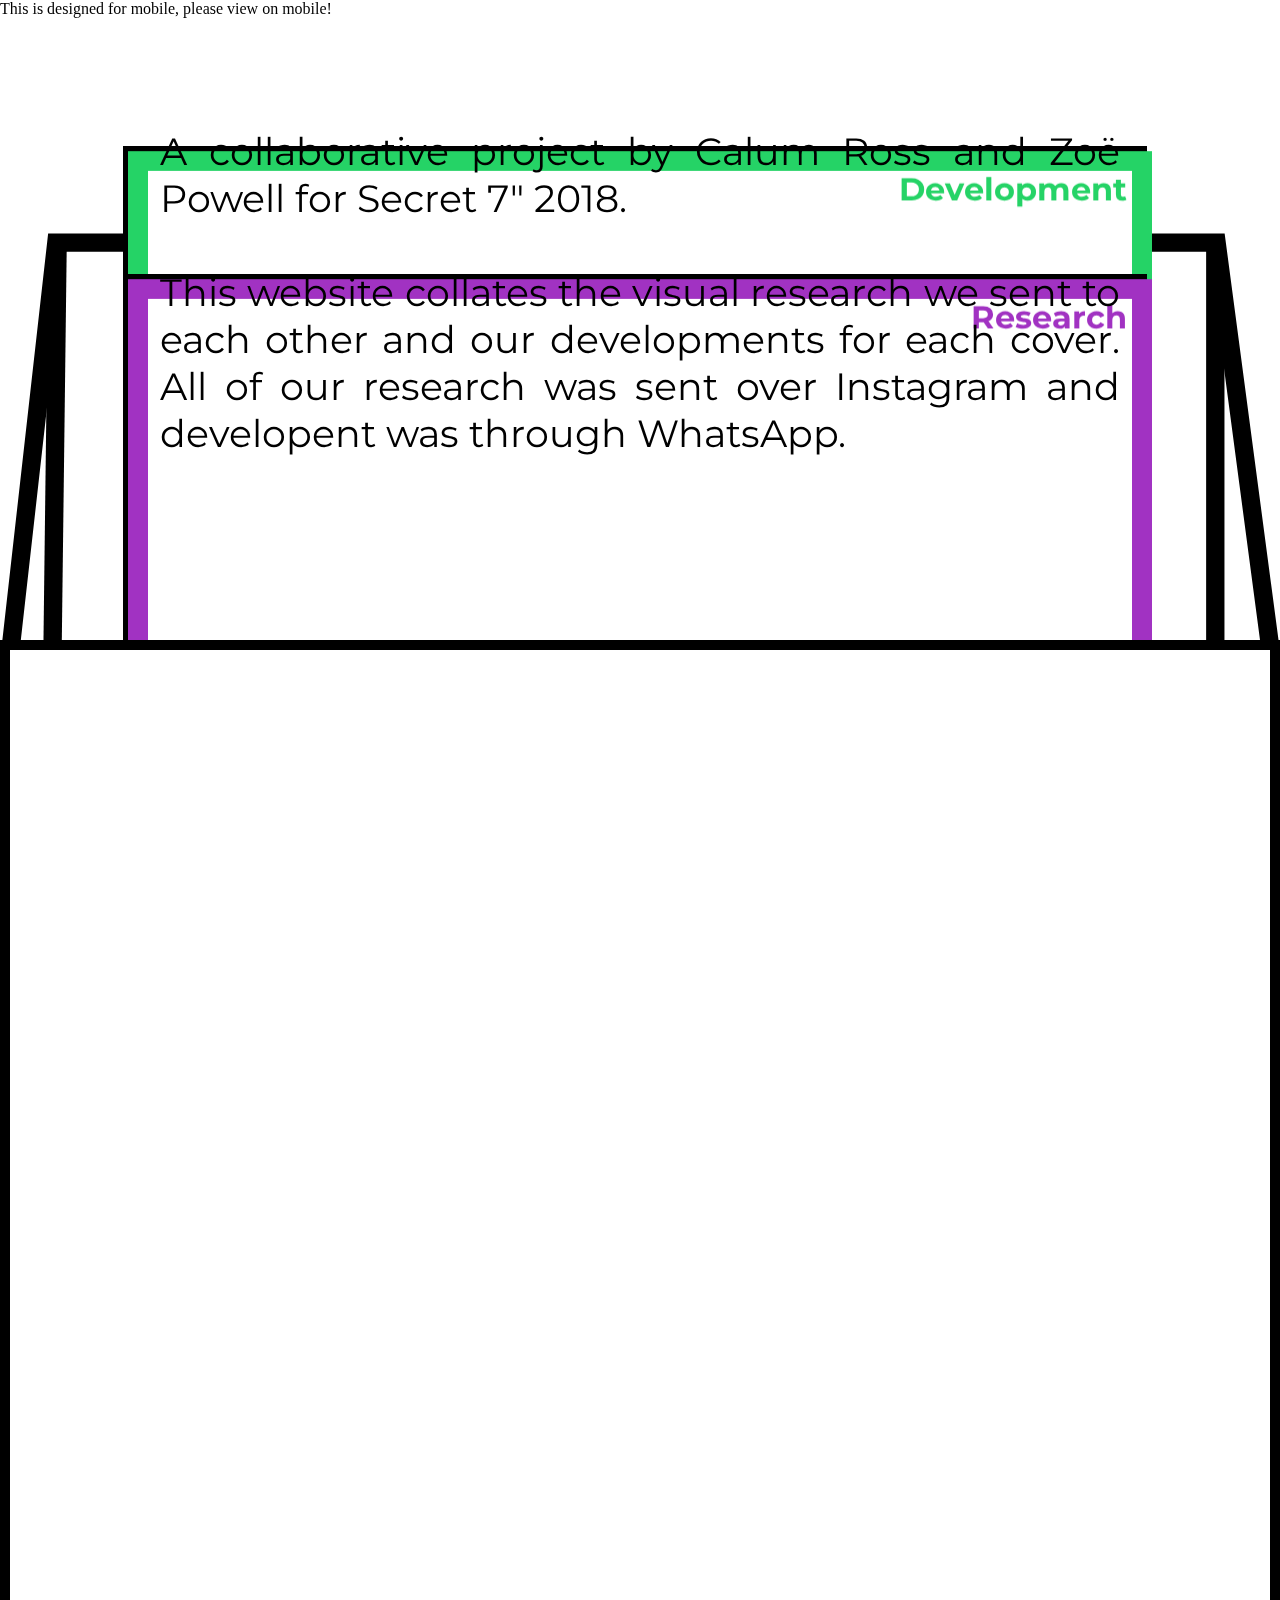
<file: index.html>
<!DOCTYPE html>
<html>
  <head>
    <meta charset="utf-8">
    <title>Calum and Zoë's Secret 7"</title>
    <link rel="stylesheet" href="style.css">
    <meta name="viewport" content="width=device-width, initial-scale=1, maximum-scale=1">
    <link href="https://fonts.googleapis.com/css?family=Montserrat" rel="stylesheet">
  </head>
  <body>

<div class="world perspective">
  <div class="recordbox"></div>
  <div class="info">
  A collaborative project by Calum Ross and Zoë Powell for Secret 7" 2018.<br><br>
  This website collates the visual research we sent to each other and our developments
  for each cover. All of our research was sent over Instagram and developent was through WhatsApp.
  </div>

  <div class="warningmob">
    This is designed for mobile, please view on mobile!
  </div>
  
  <a href="research.html"><div class="sleeve1">
      <div class="research">
        Research
      </div>
  </div>
  </a>
  <a href="development.html"><div class="sleeve2">
    <div class="development">
      Development
    </div>
  </div>
  </a>

</div>

<img class="boxback" src="boxbackblack.svg" alt="1">


  </body>
</html>
</file>
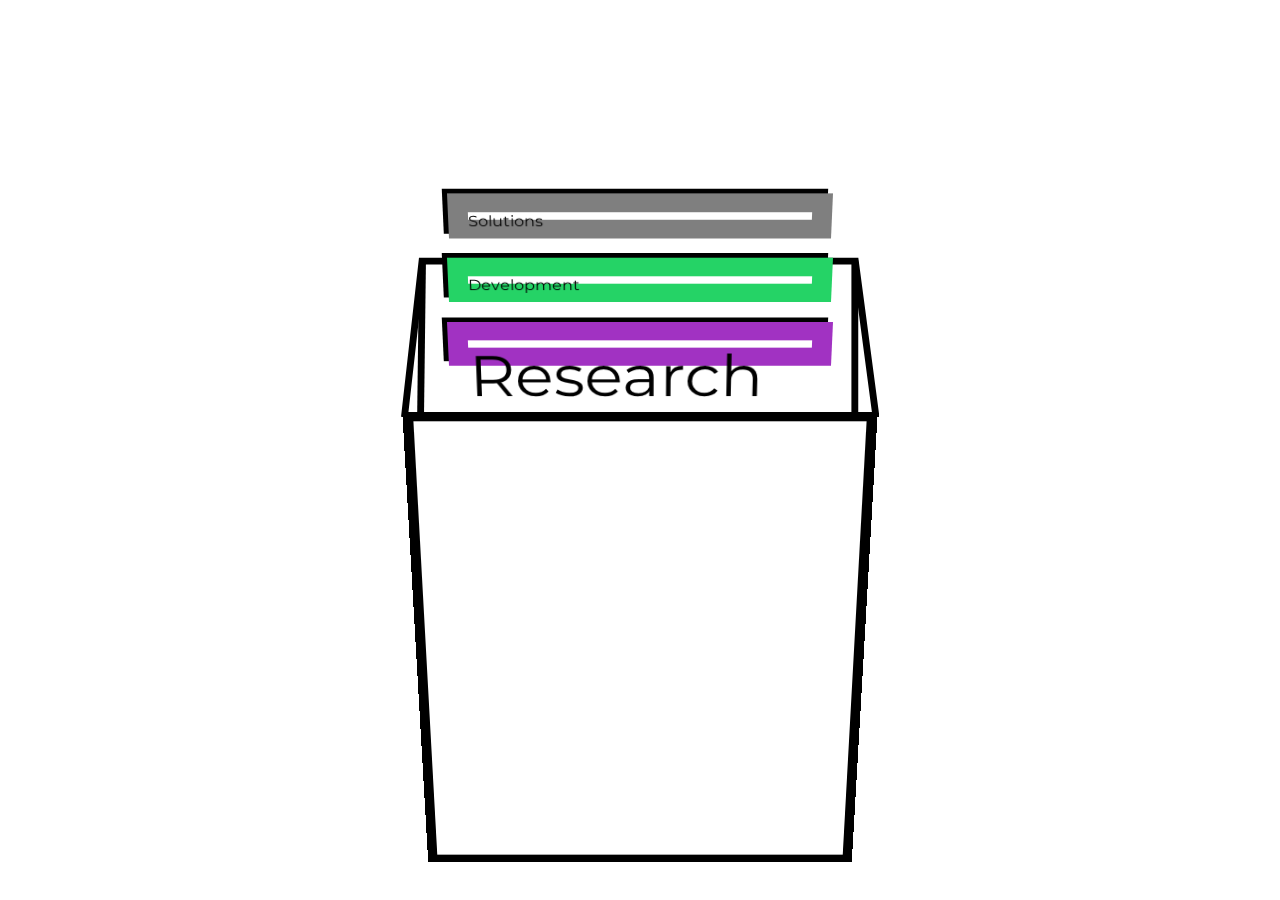
<file: V1/index.html>
<!DOCTYPE html>
<html>
  <head>
    <meta charset="utf-8">
    <title>Rowell 7"</title>
    <link rel="stylesheet" href="style.css">
    <meta name="viewport" content="width=device-width, initial-scale=1, maximum-scale=1">
    <link href="https://fonts.googleapis.com/css?family=Montserrat" rel="stylesheet">
  </head>
  <body>

<div class="world perspective">
  <div class="recordbox"></div>
  <a href="#"></a><div class="sleeve1">
      <div class="research">
        Research
      </div>
  </div>
  <div class="sleeve2">
    <div class="development">
      <!-- <span class="longtitle">Development</span> -->
      Development
    </div>
  </div>

  <div class="sleeve3">
    <div class="solutions">
    Solutions
    </div>
  </div>

</div>

<img class="boxback" src="boxbackblack.svg" alt="1">


  </body>
</html>
</file>
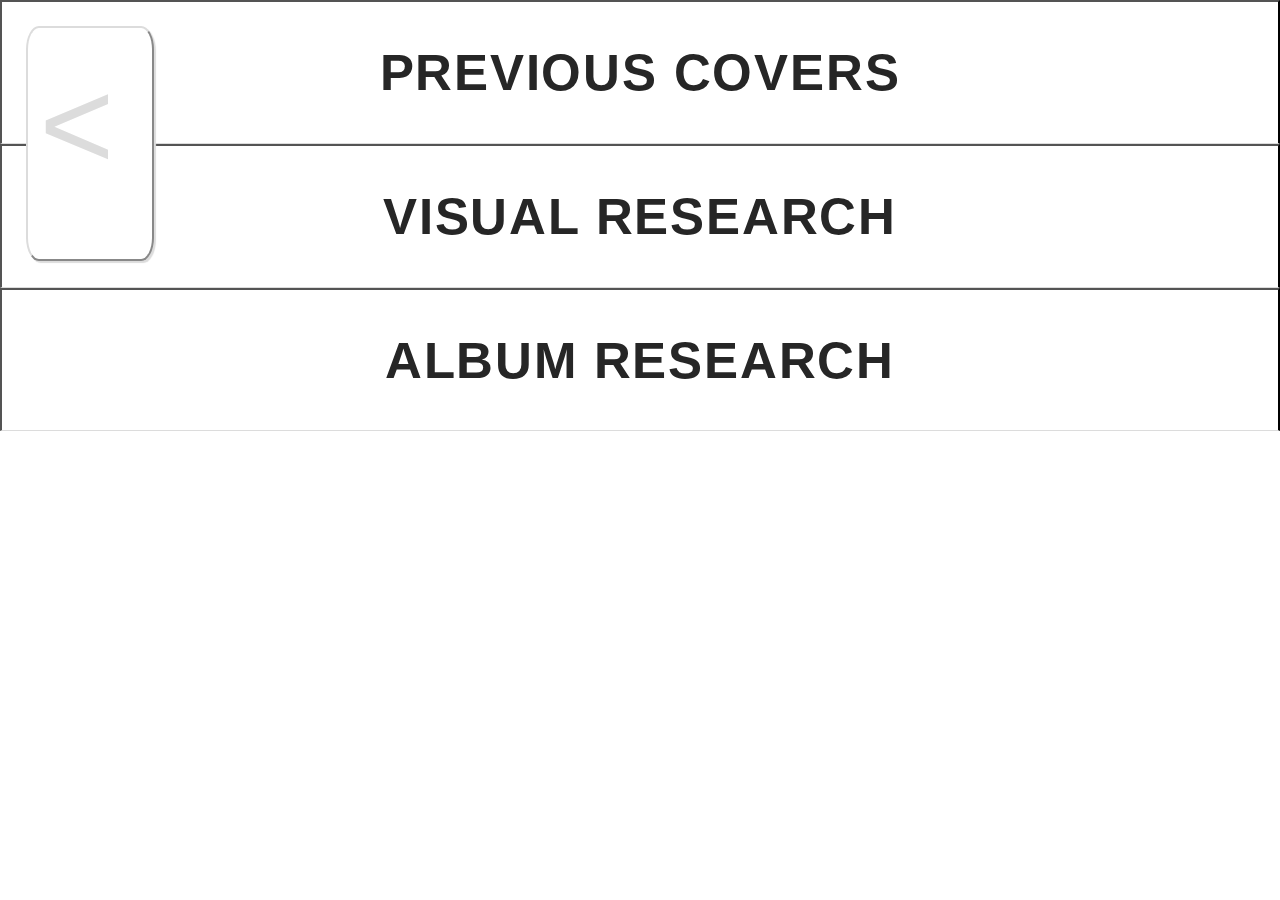
<file: research.html>
<!DOCTYPE html>
<html>
  <head>
    <meta charset="utf-8">
    <title>IG Research</title>
    <link rel="stylesheet" href="resstyle.css">
    <link rel="stylesheet" href="https://www.w3schools.com/w3css/4/w3.css">
    <link href="https://fonts.googleapis.com/css?family=Arimo" rel="stylesheet">
  </head>
  <body>

    <button onclick="goBack()"class="backbutton"><</button>

<script>
function goBack() {
    window.history.back();
}
</script>

<div class="previous">

  <button onclick="myFunction('Demo3')" class="previousheader">PREVIOUS COVERS</button>
  <div id="Demo3" class="previous w3-hide">

  <img src="images/IG Previous Covers/FullSizeRender 42.jpg" alt="1" style="padding-top:14%;">
  <img src="images/IG Previous Covers/FullSizeRender 38.jpg" alt="2">
  <img src="images/IG Previous Covers/FullSizeRender 30.jpg" alt="3">
  <img src="images/IG Previous Covers/FullSizeRender 35.jpg" alt="4">
  <img src="images/IG Previous Covers/FullSizeRender 45.jpg" alt="5">
  <img src="images/IG Previous Covers/FullSizeRender 46.jpg" alt="6">
  <img src="images/IG Previous Covers/FullSizeRender 39.jpg" alt="7">
  <img src="images/IG Previous Covers/FullSizeRender 26.jpg" alt="8">
  <img src="images/IG Previous Covers/FullSizeRender 43.jpg" alt="9">
  <img src="images/IG Previous Covers/FullSizeRender 28.jpg" alt="10">
  <img src="images/IG Previous Covers/FullSizeRender 32.jpg" alt="11">
  <img src="images/IG Previous Covers/FullSizeRender 47.jpg" alt="1">
  <img src="images/IG Previous Covers/FullSizeRender 33.jpg" alt="13">
  <img src="images/IG Previous Covers/FullSizeRender 49.jpg" alt="14">
  <img src="images/IG Previous Covers/FullSizeRender 36.jpg" alt="15">
  <img src="images/IG Previous Covers/FullSizeRender 25.jpg" alt="16">
  <img src="images/IG Previous Covers/FullSizeRender 40.jpg" alt="17">
  <img src="images/IG Previous Covers/FullSizeRender 27.jpg" alt="18">
  <img src="images/IG Previous Covers/FullSizeRender 41.jpg" alt="19">
  <img src="images/IG Previous Covers/FullSizeRender 29.jpg" alt="20">
  <img src="images/IG Previous Covers/FullSizeRender 31.jpg" alt="21">
  <img src="images/IG Previous Covers/FullSizeRender 48.jpg" alt="22">
  <img src="images/IG Previous Covers/FullSizeRender 34.jpg" alt="23">
  <img src="images/IG Previous Covers/FullSizeRender 50.jpg" alt="24">
  <img src="images/IG Previous Covers/FullSizeRender 37.jpg" alt="25">
  <img src="images/IG Previous Covers/FullSizeRender 51.jpg" alt="26">
  <img src="images/IG Previous Covers/FullSizeRender 44.jpg" alt="27" style="padding-bottom:14%;">
  </div>

</div>

    <div class="visualres">

      <button onclick="myFunction('Demo1')" class="visualresheader">VISUAL RESEARCH</button>
      <div id="Demo1" class="visualres w3-hide">


      <img src="images/IG Visual Research/FullSizeRender 9.jpg" alt="1" style="padding-top:14%;">
      <img src="images/IG Visual Research/FullSizeRender 10.jpg" alt="2">
      <img src="images/IG Visual Research/FullSizeRender 18.jpg" alt="3">
      <img src="images/IG Visual Research/FullSizeRender 4.jpg" alt="4">
      <img src="images/IG Visual Research/FullSizeRender 15.jpg" alt="5">
      <img src="images/IG Visual Research/FullSizeRender 3.jpg" alt="6">
      <img src="images/IG Visual Research/FullSizeRender 22.jpg" alt="7">
      <img src="images/IG Visual Research/FullSizeRender 13.jpg" alt="8">
      <img src="images/IG Visual Research/FullSizeRender 14.jpg" alt="9">
      <img src="images/IG Visual Research/FullSizeRender 2.jpg" alt="10">
      <img src="images/IG Visual Research/FullSizeRender.jpg" alt="11">
      <img src="images/IG Visual Research/FullSizeRender 6.jpg" alt="1">
      <img src="images/IG Visual Research/FullSizeRender 19.jpg" alt="13">
      <img src="images/IG Visual Research/FullSizeRender 11.jpg" alt="14">
      <img src="images/IG Visual Research/FullSizeRender 16.jpg" alt="15">
      <img src="images/IG Visual Research/FullSizeRender 8.jpg" alt="16">
      <img src="images/IG Visual Research/FullSizeRender 20.jpg" alt="17">
      <img src="images/IG Visual Research/FullSizeRender 12.jpg" alt="18">
      <img src="images/IG Visual Research/FullSizeRender 21.jpg" alt="19">
      <img src="images/IG Visual Research/FullSizeRender 5.jpg" alt="20">
      <img src="images/IG Visual Research/FullSizeRender 17.jpg" alt="21">
      <img src="images/IG Visual Research/FullSizeRender 7.jpg" alt="22" style="padding-bottom:14%;">
    </div>

  </div>


    <div class="Albumres">

      <button onclick="myFunction('Demo2')" class="Albumresheader">ALBUM RESEARCH</button>
      <div id="Demo2" class="Albumres w3-hide">

      <img src="images/IG CD Cover Research/IMG_1680.PNG" alt="1" style="padding-top:14%;">
      <img src="images/IG CD Cover Research/IMG_1681.PNG" alt="2">
      <img src="images/IG CD Cover Research/IMG_1682.PNG" alt="3">
      <img src="images/IG CD Cover Research/IMG_1683.PNG" alt="4">
      <img src="images/IG CD Cover Research/IMG_1686.PNG" alt="5">
      <img src="images/IG CD Cover Research/IMG_1687.PNG" alt="6">
      <img src="images/IG CD Cover Research/IMG_1688.PNG" alt="7">
      <img src="images/IG CD Cover Research/IMG_1711.PNG" alt="8">
      <img src="images/IG CD Cover Research/IMG_1712.jpeg" alt="9">
      <img src="images/IG CD Cover Research/IMG_1713.PNG" alt="10">
      <img src="images/IG CD Cover Research/IMG_1714.PNG" alt="11">
      <img src="images/IG CD Cover Research/IMG_1715.PNG" alt="1">
      <img src="images/IG CD Cover Research/IMG_1716.PNG" alt="13">
      <img src="images/IG CD Cover Research/IMG_1717.PNG" alt="14">
      <img src="images/IG Vinyl Covers Research/IMG_1718.PNG" alt="15">
      <img src="images/IG Vinyl Covers Research/IMG_1719.PNG" alt="16">
      <img src="images/IG Vinyl Covers Research/IMG_1720.PNG" alt="17">
      <img src="images/IG Vinyl Covers Research/IMG_1721.PNG" alt="18">
      <img src="images/IG Vinyl Covers Research/IMG_1722.jpeg" alt="19">
      <img src="images/IG Vinyl Covers Research/IMG_1723.PNG" alt="20">
      <img src="images/IG Vinyl Covers Research/IMG_1724.PNG" alt="21">
      <img src="images/IG Vinyl Covers Research/IMG_1725.PNG" alt="22">
      <img src="images/IG Vinyl Covers Research/IMG_1726.PNG" alt="23">
      <img src="images/IG Vinyl Covers Research/IMG_1727.PNG" alt="24">
      <img src="images/IG Vinyl Covers Research/IMG_1728.PNG" alt="25" style="padding-bottom:14%;">
    </div>


    <script>
    function myFunction(id) {
        var x = document.getElementById(id);
        if (x.className.indexOf("w3-show") == -1) {
            x.className += " w3-show";
        } else {
            x.className = x.className.replace(" w3-show", "");
        }
    }
    </script>
  </body>
</html>
</file>
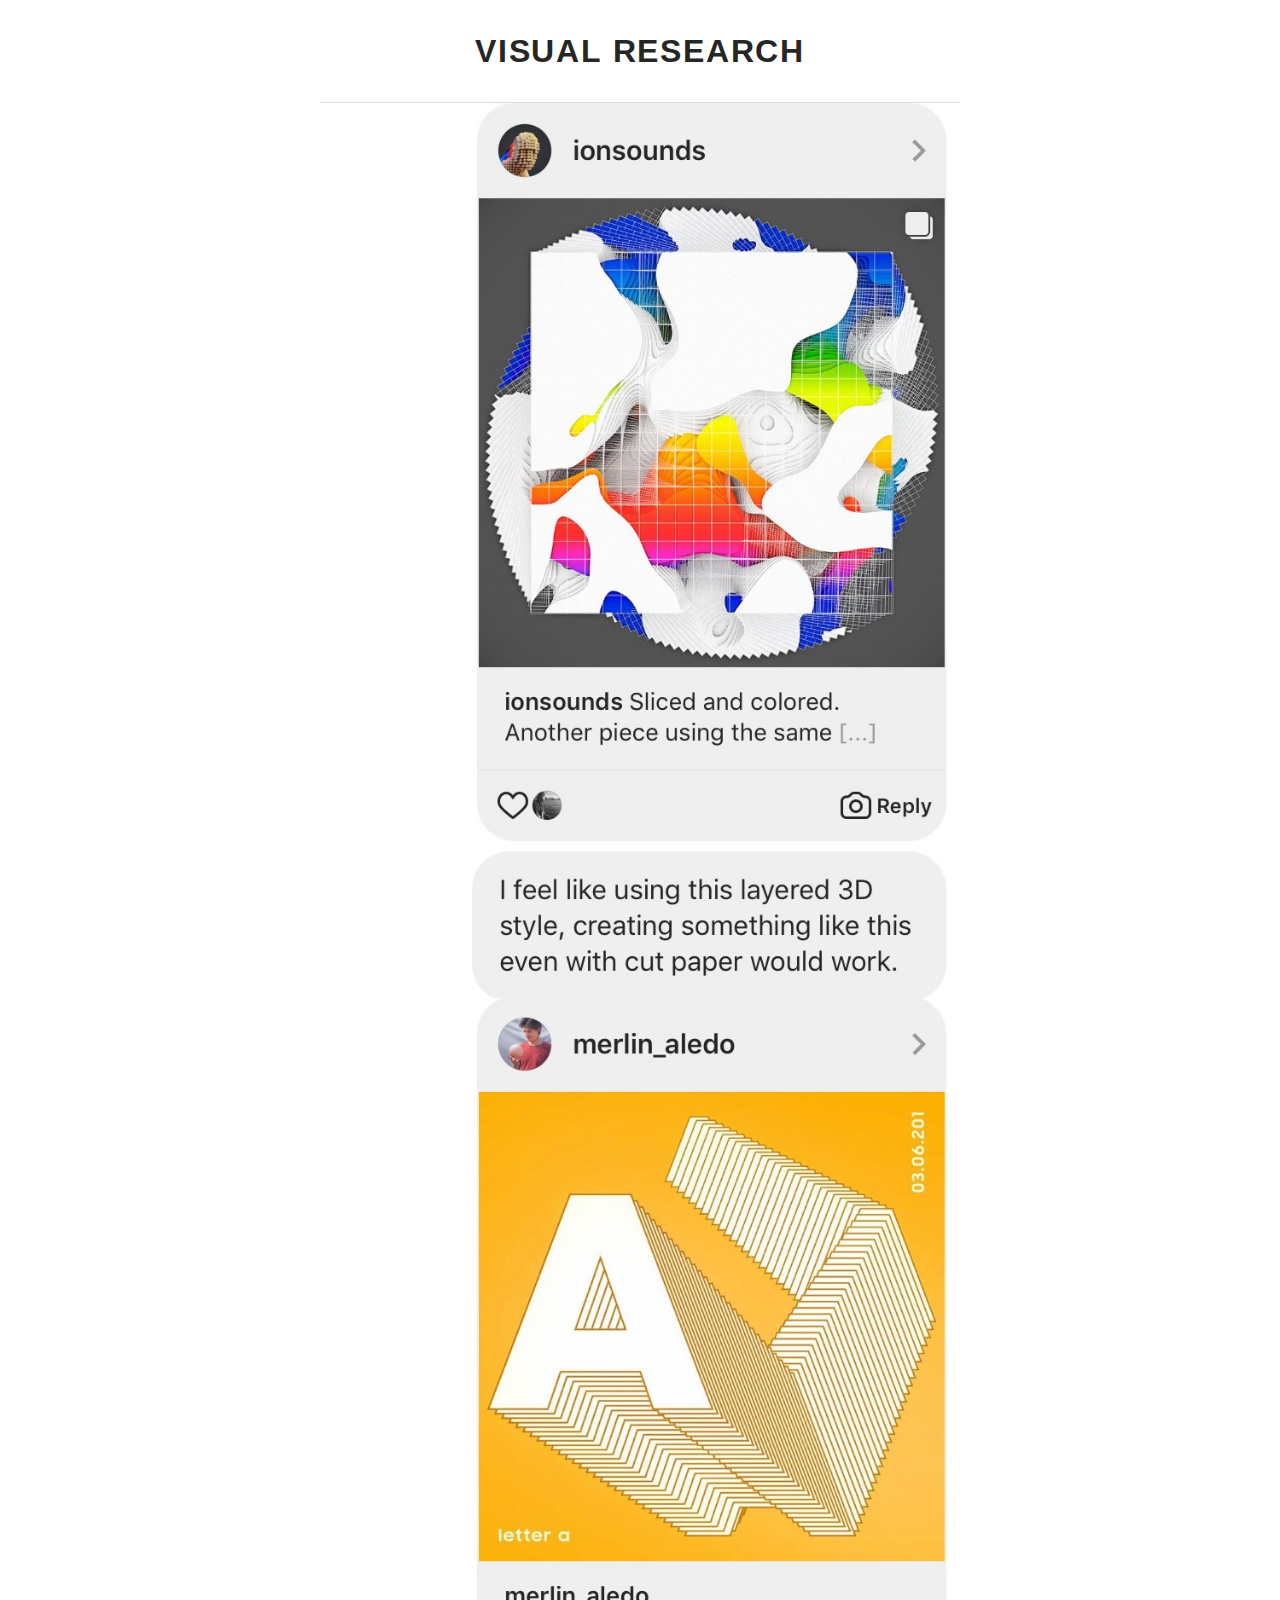
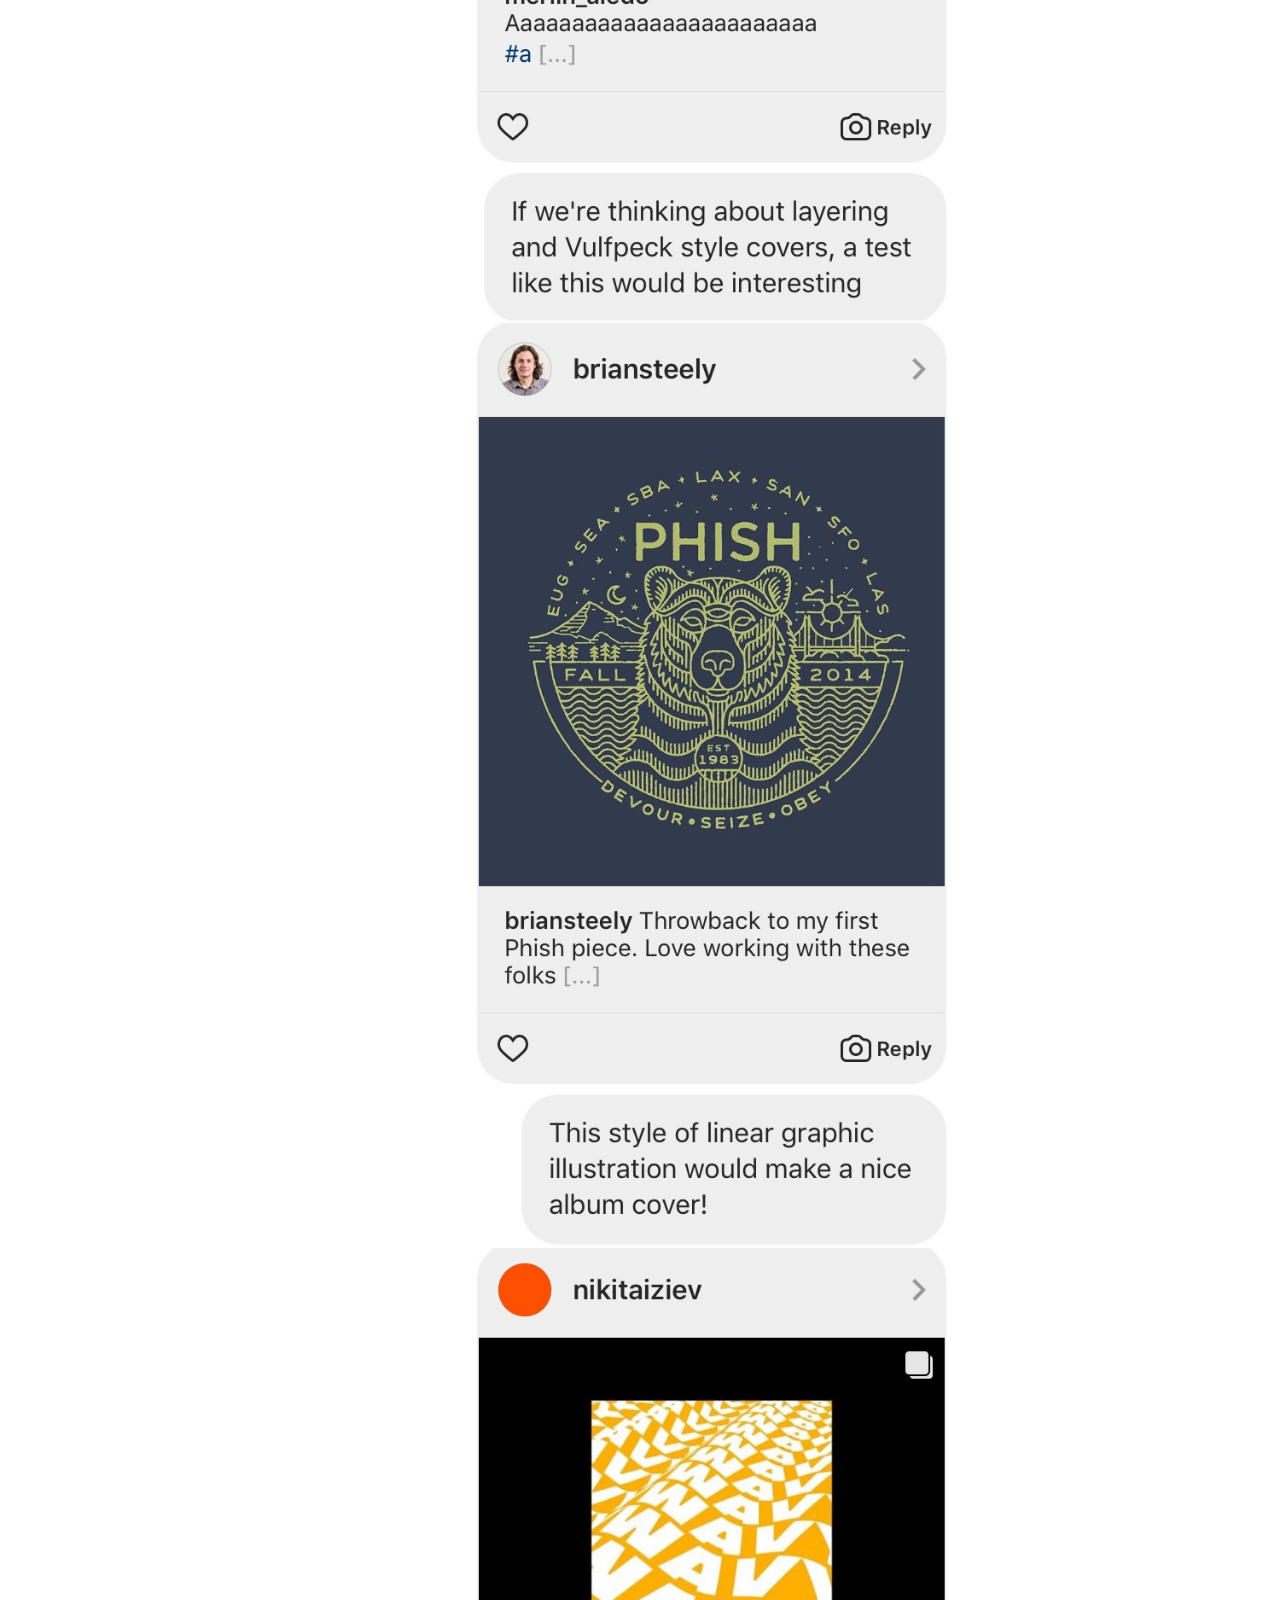
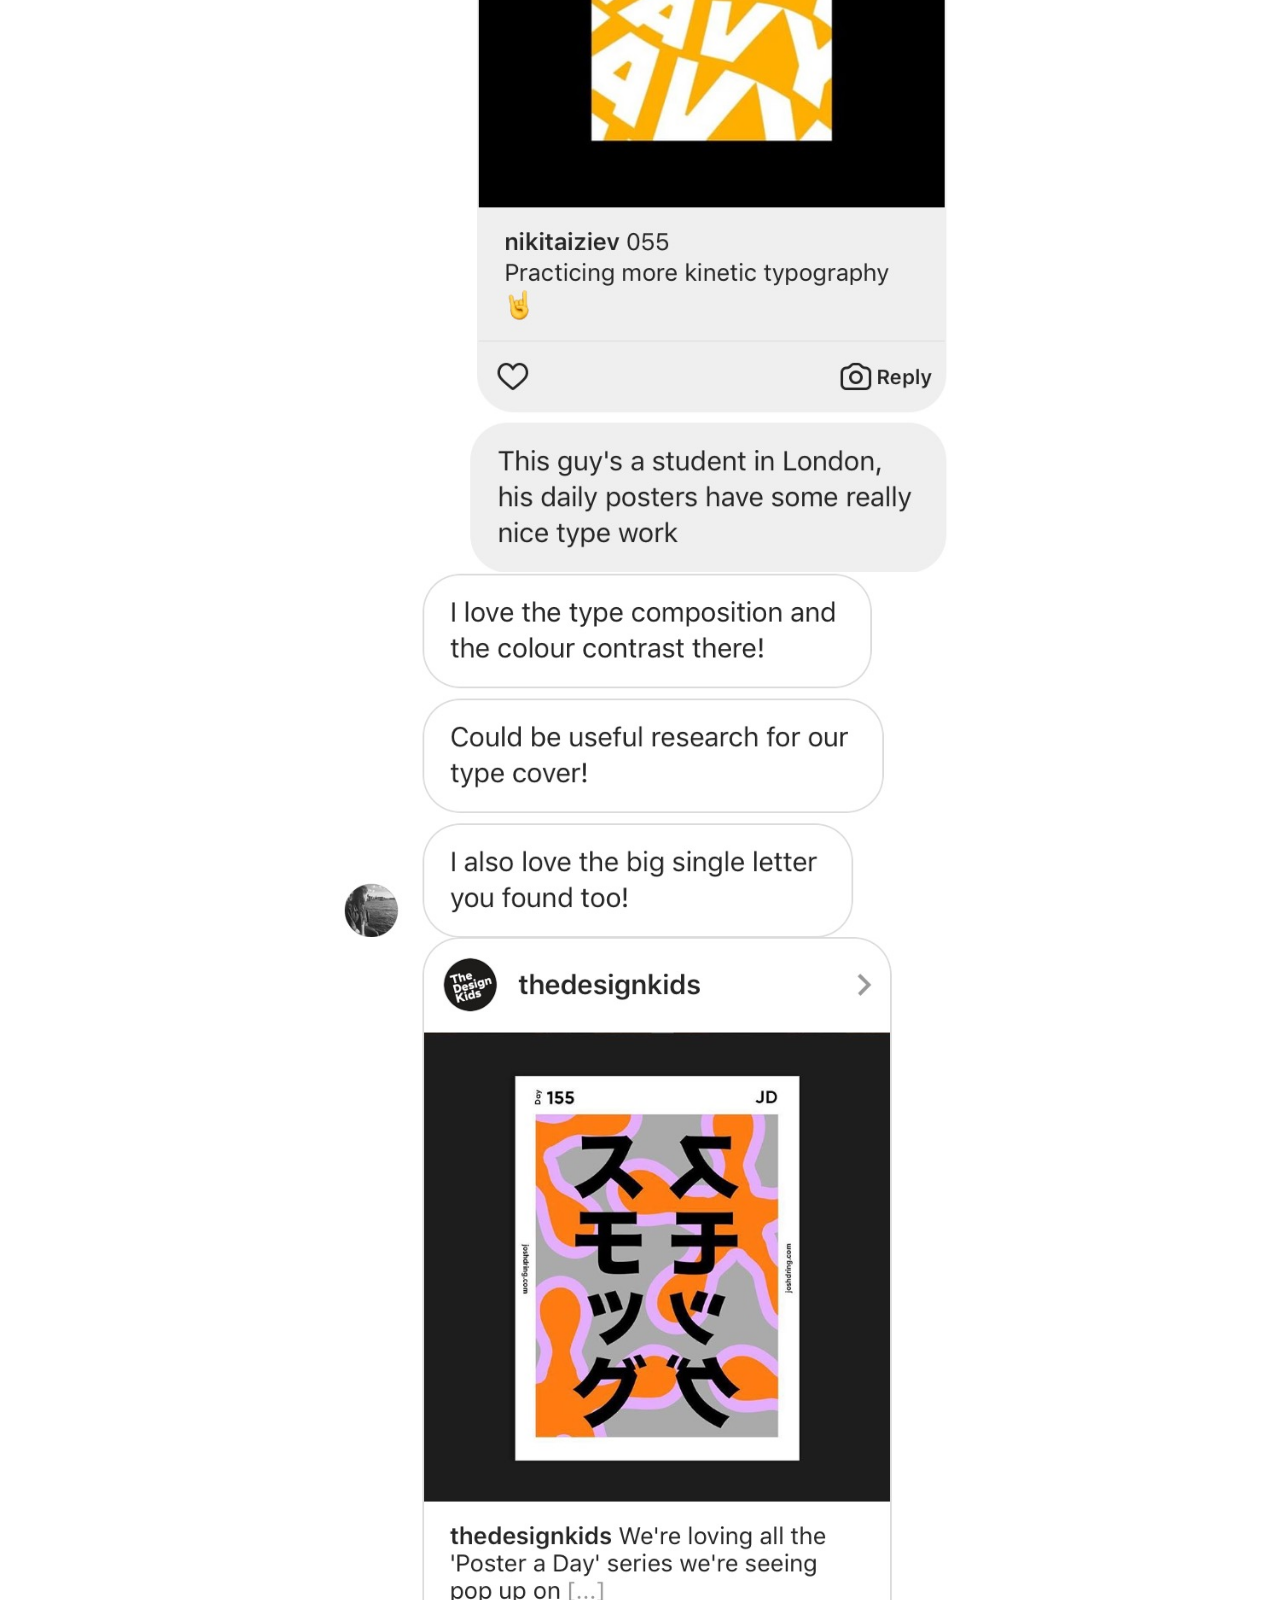
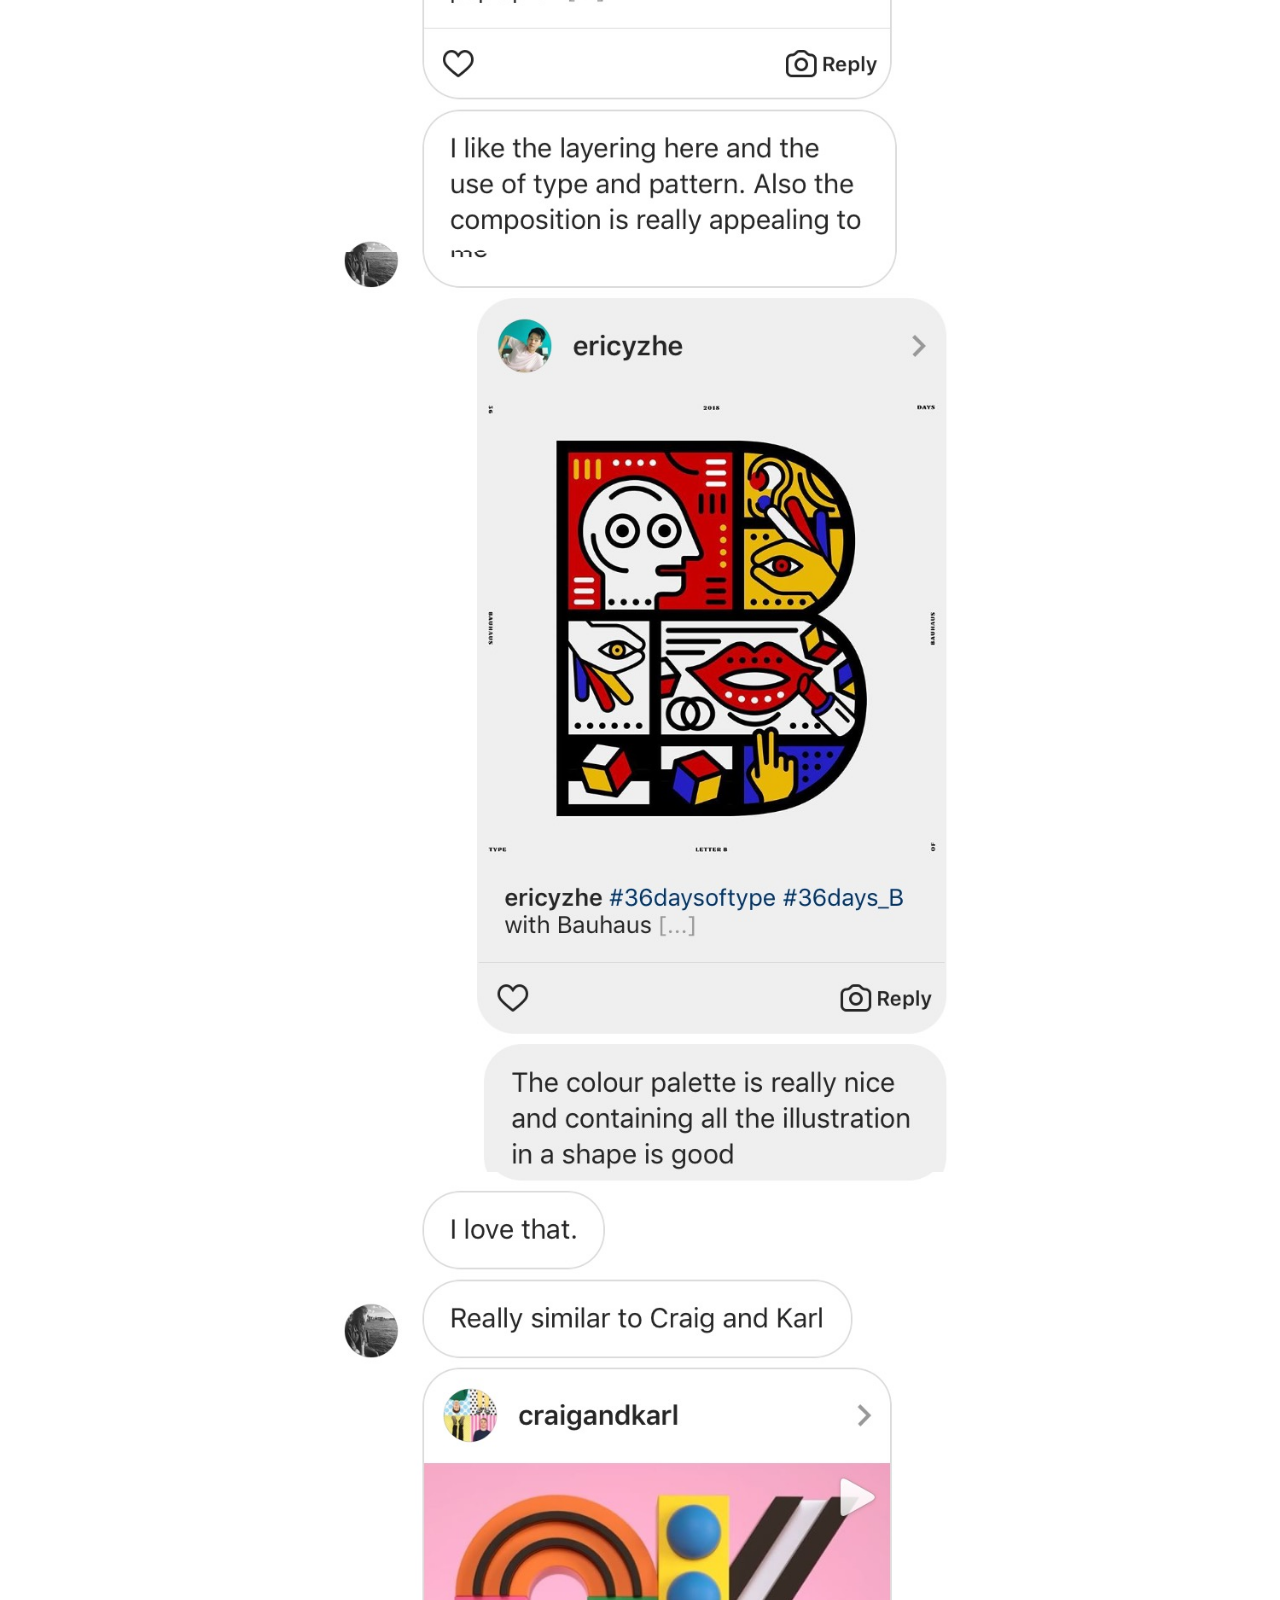
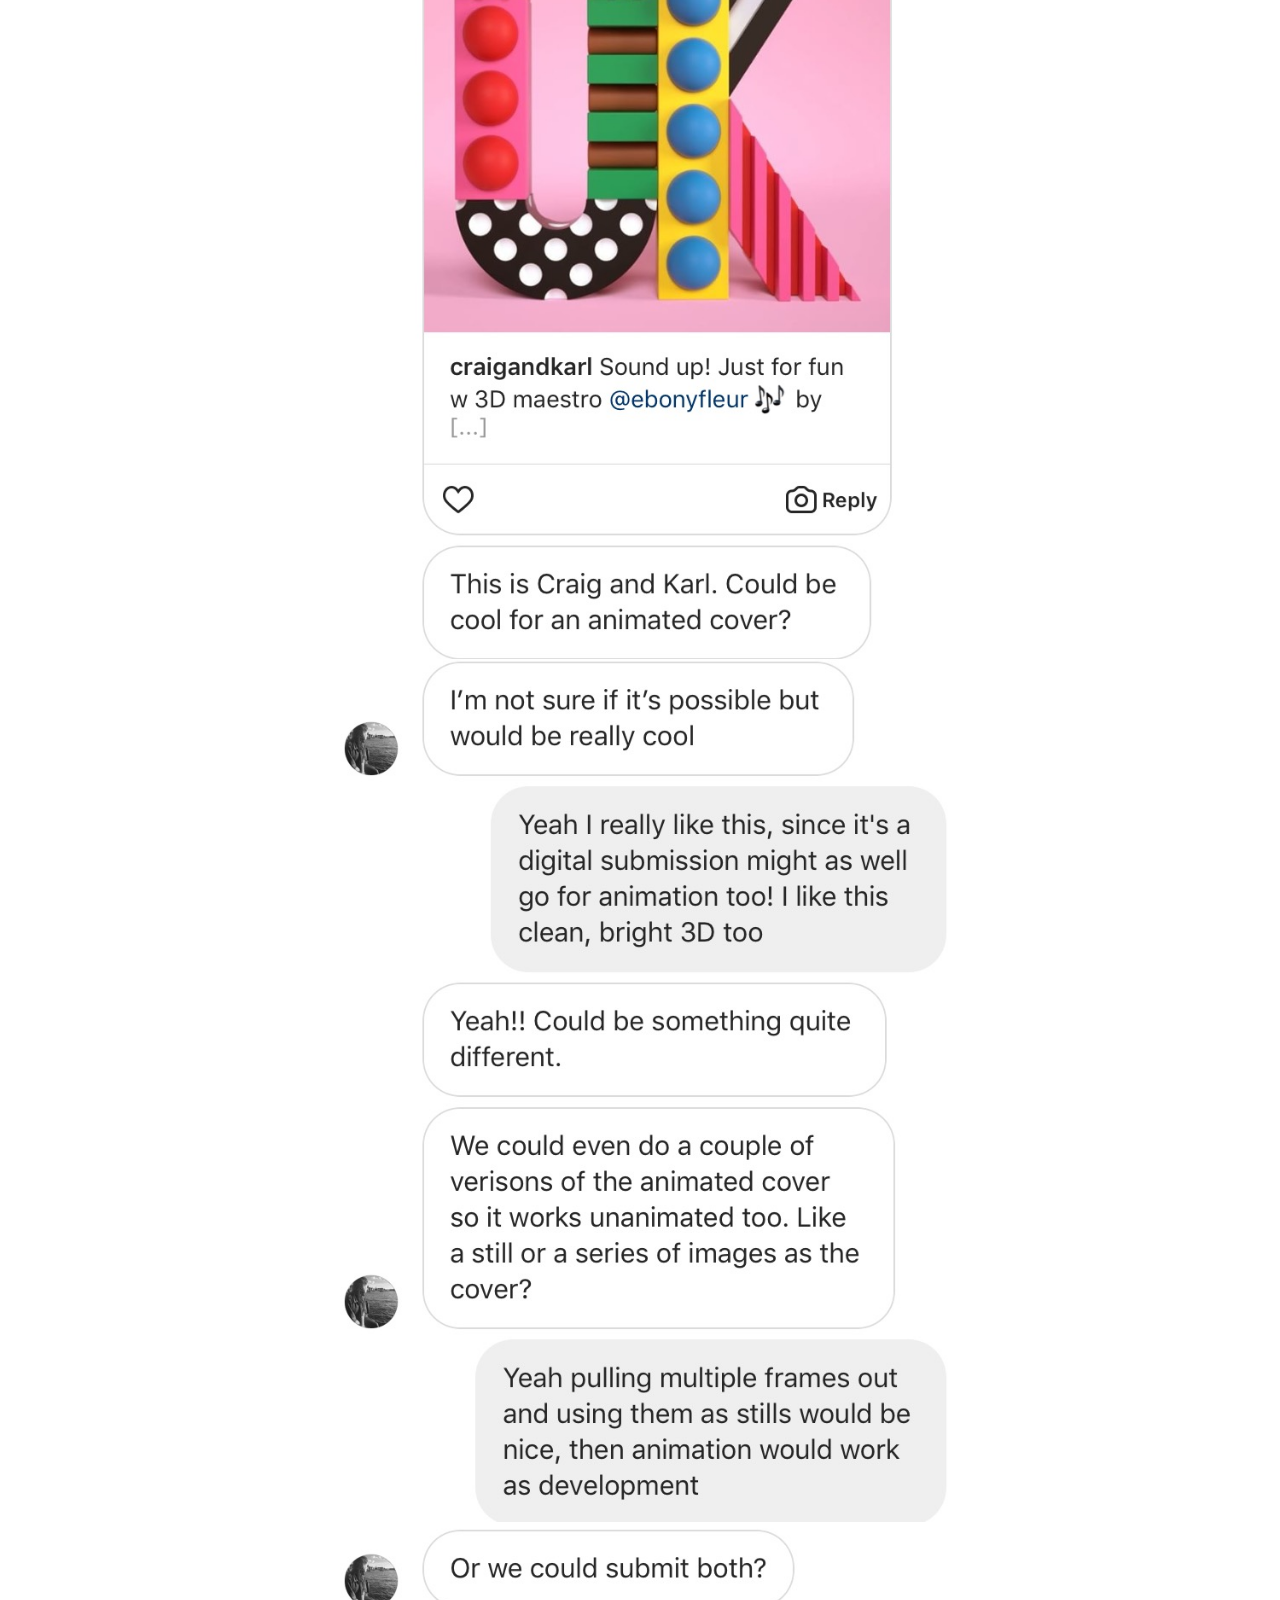
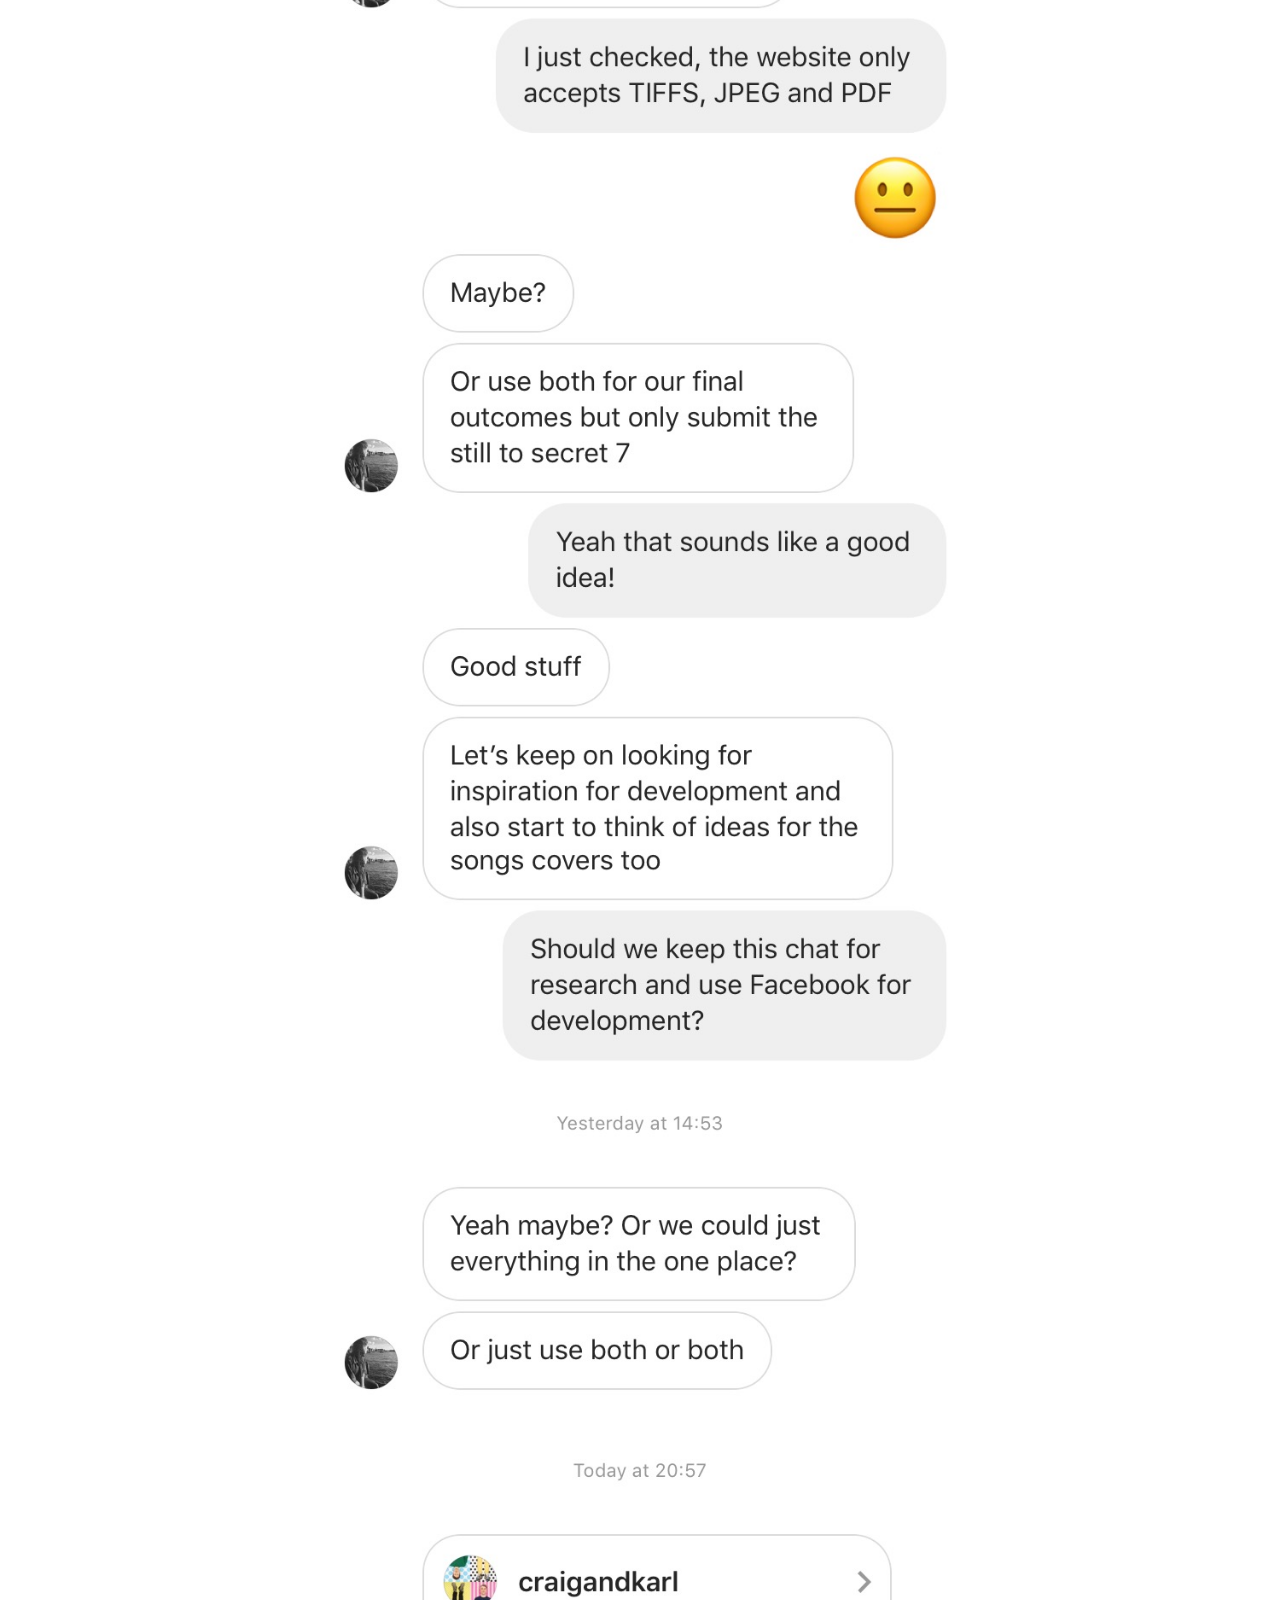
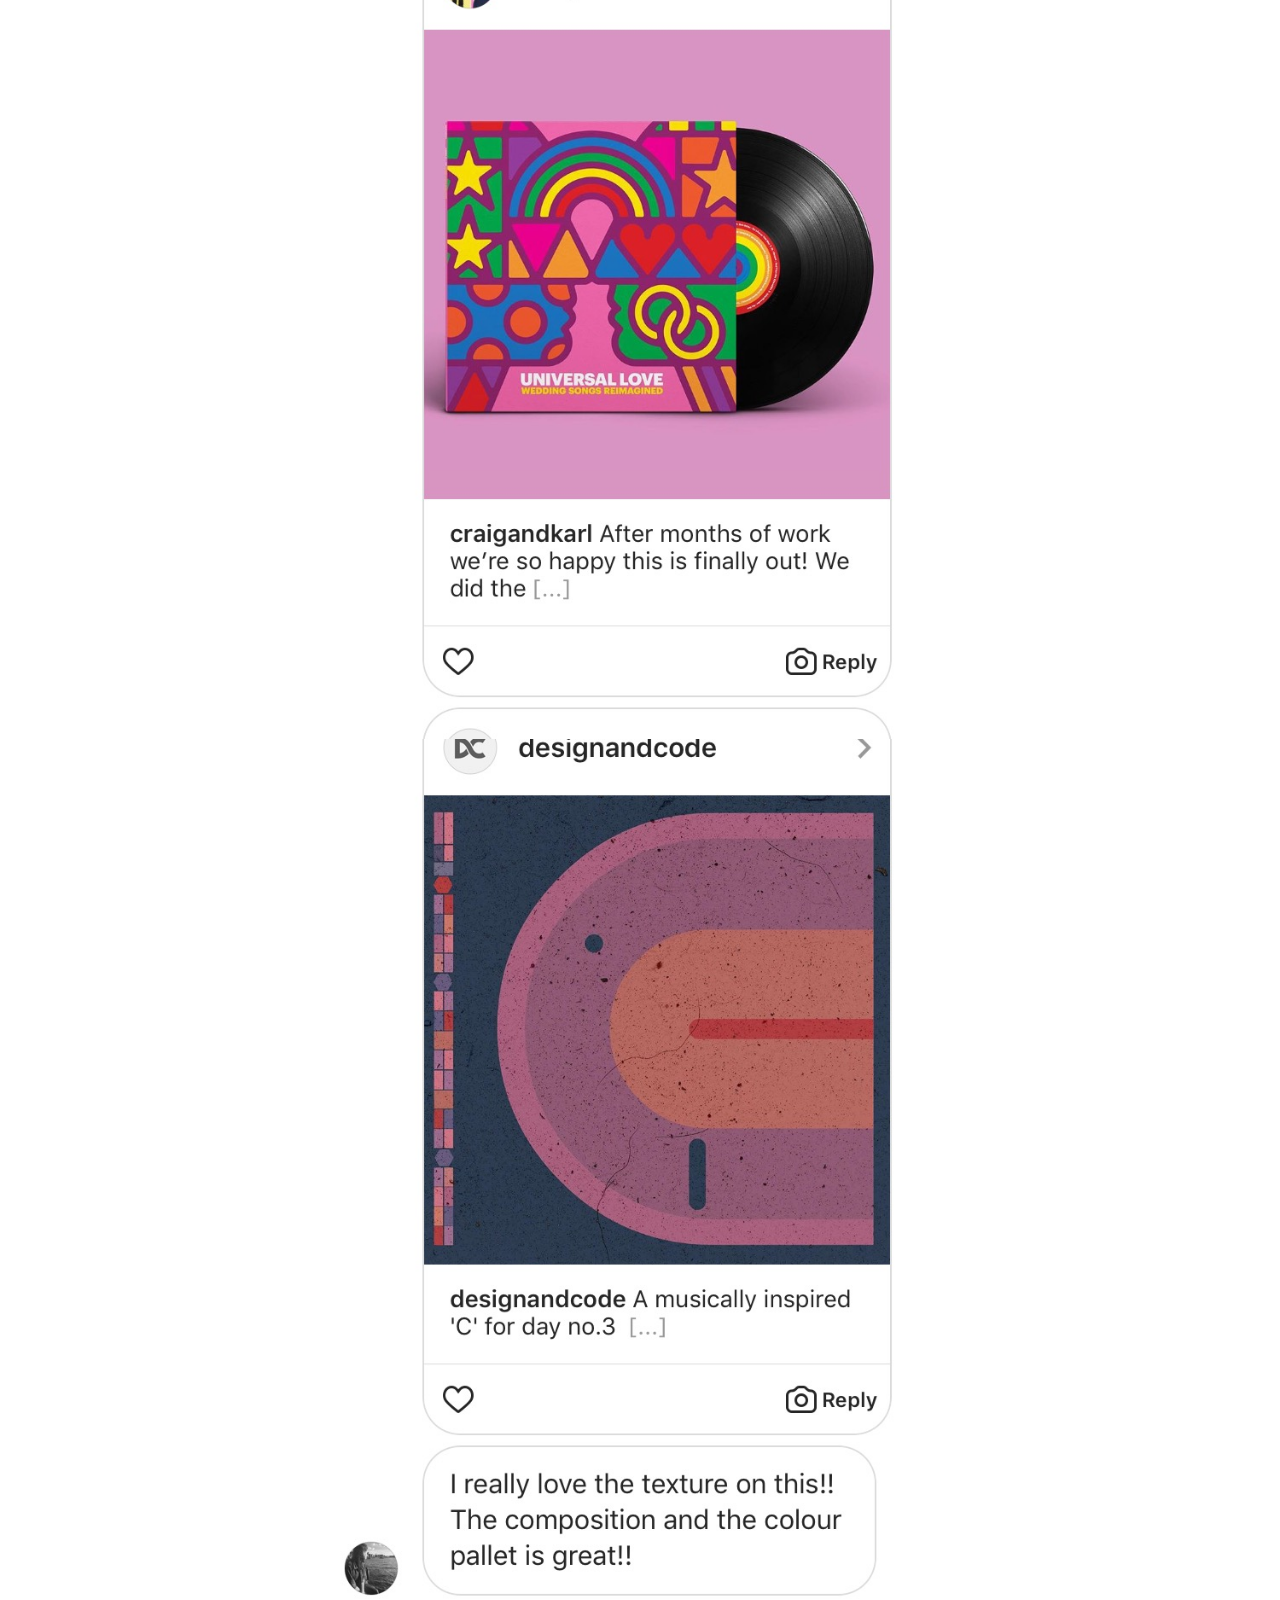
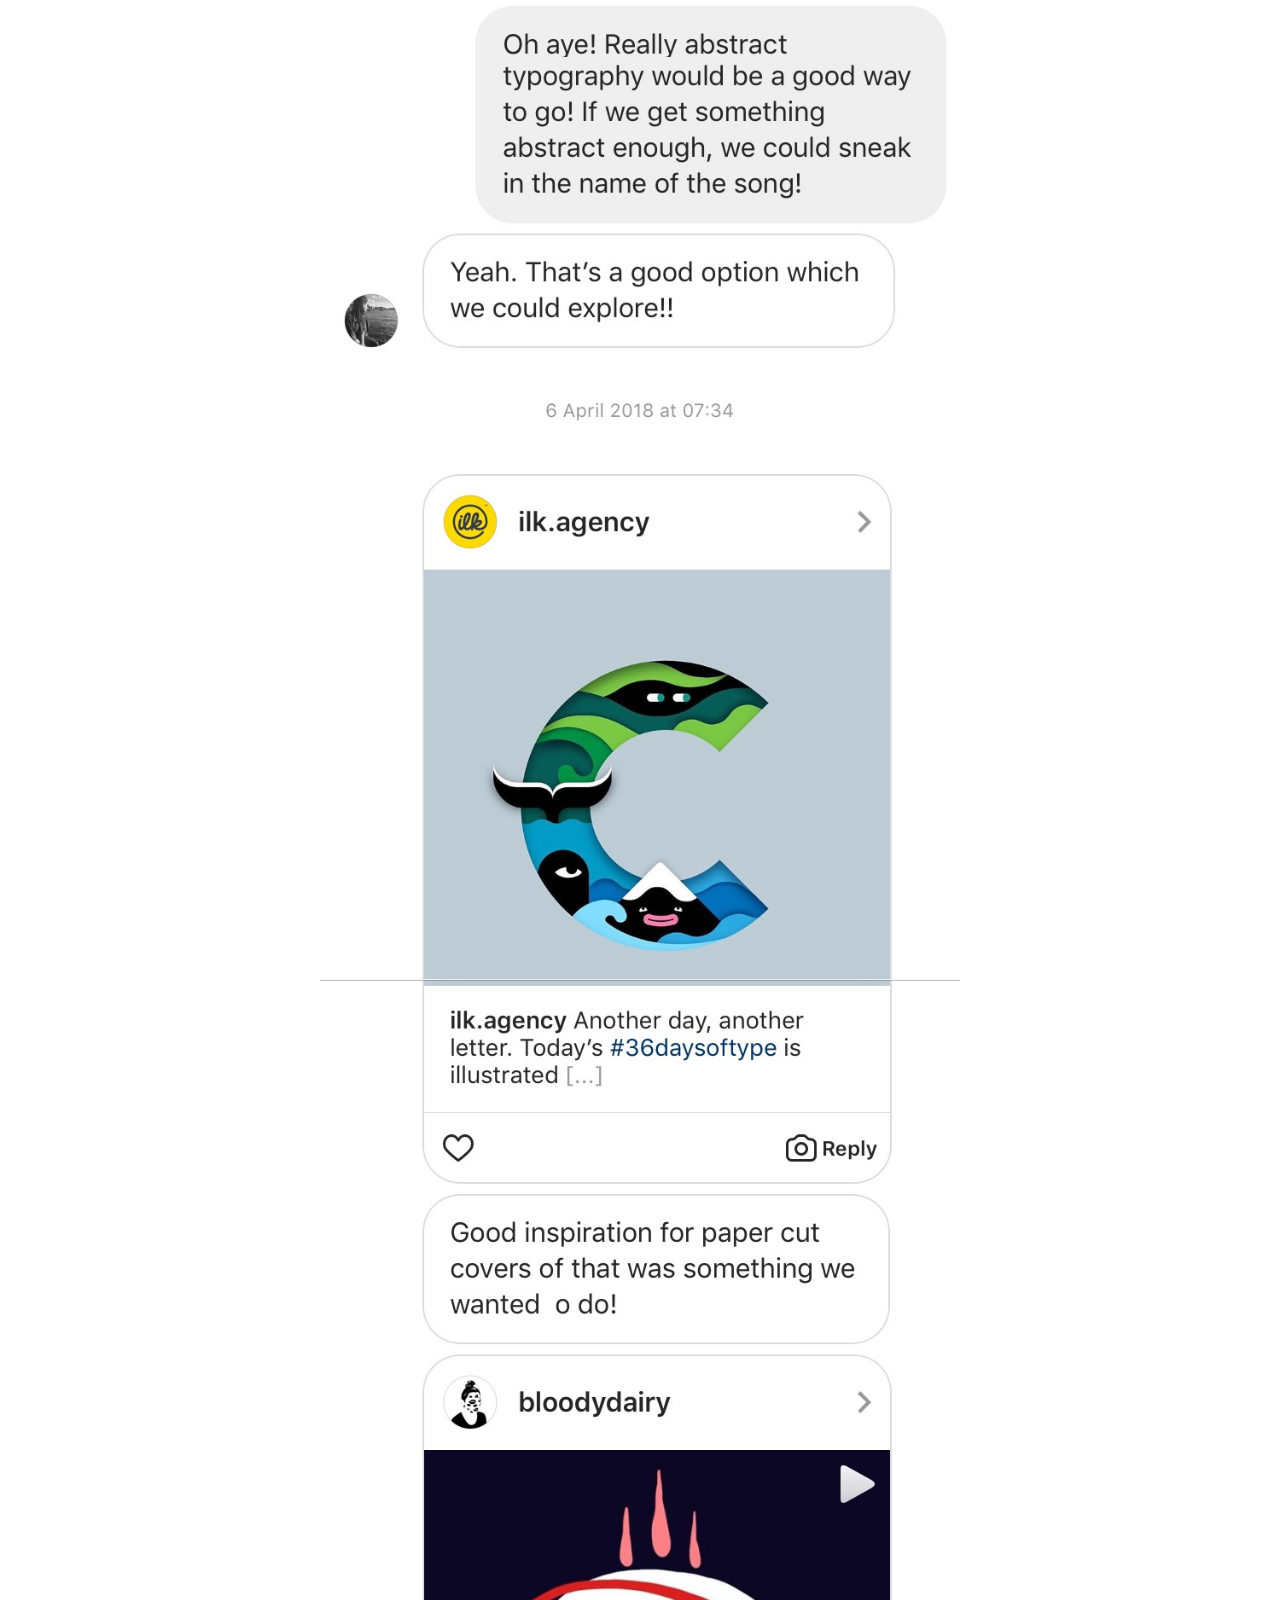
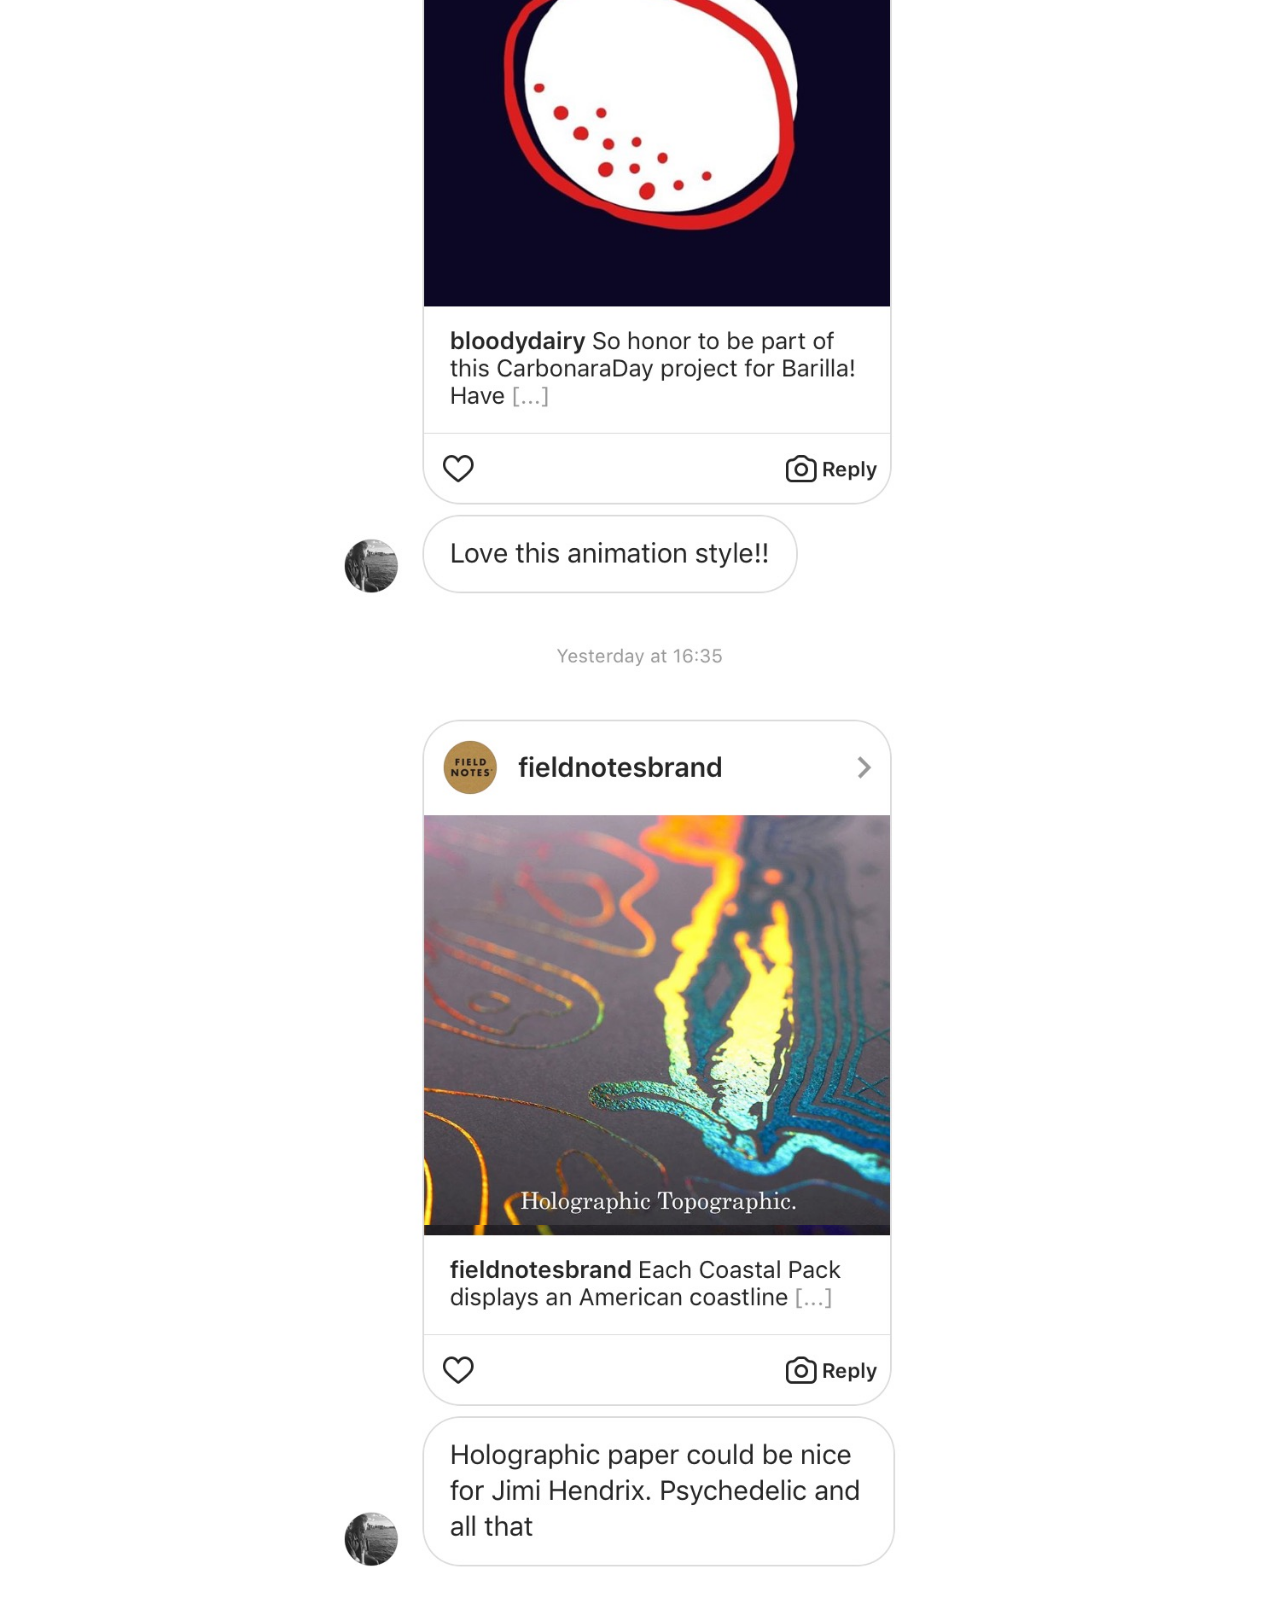
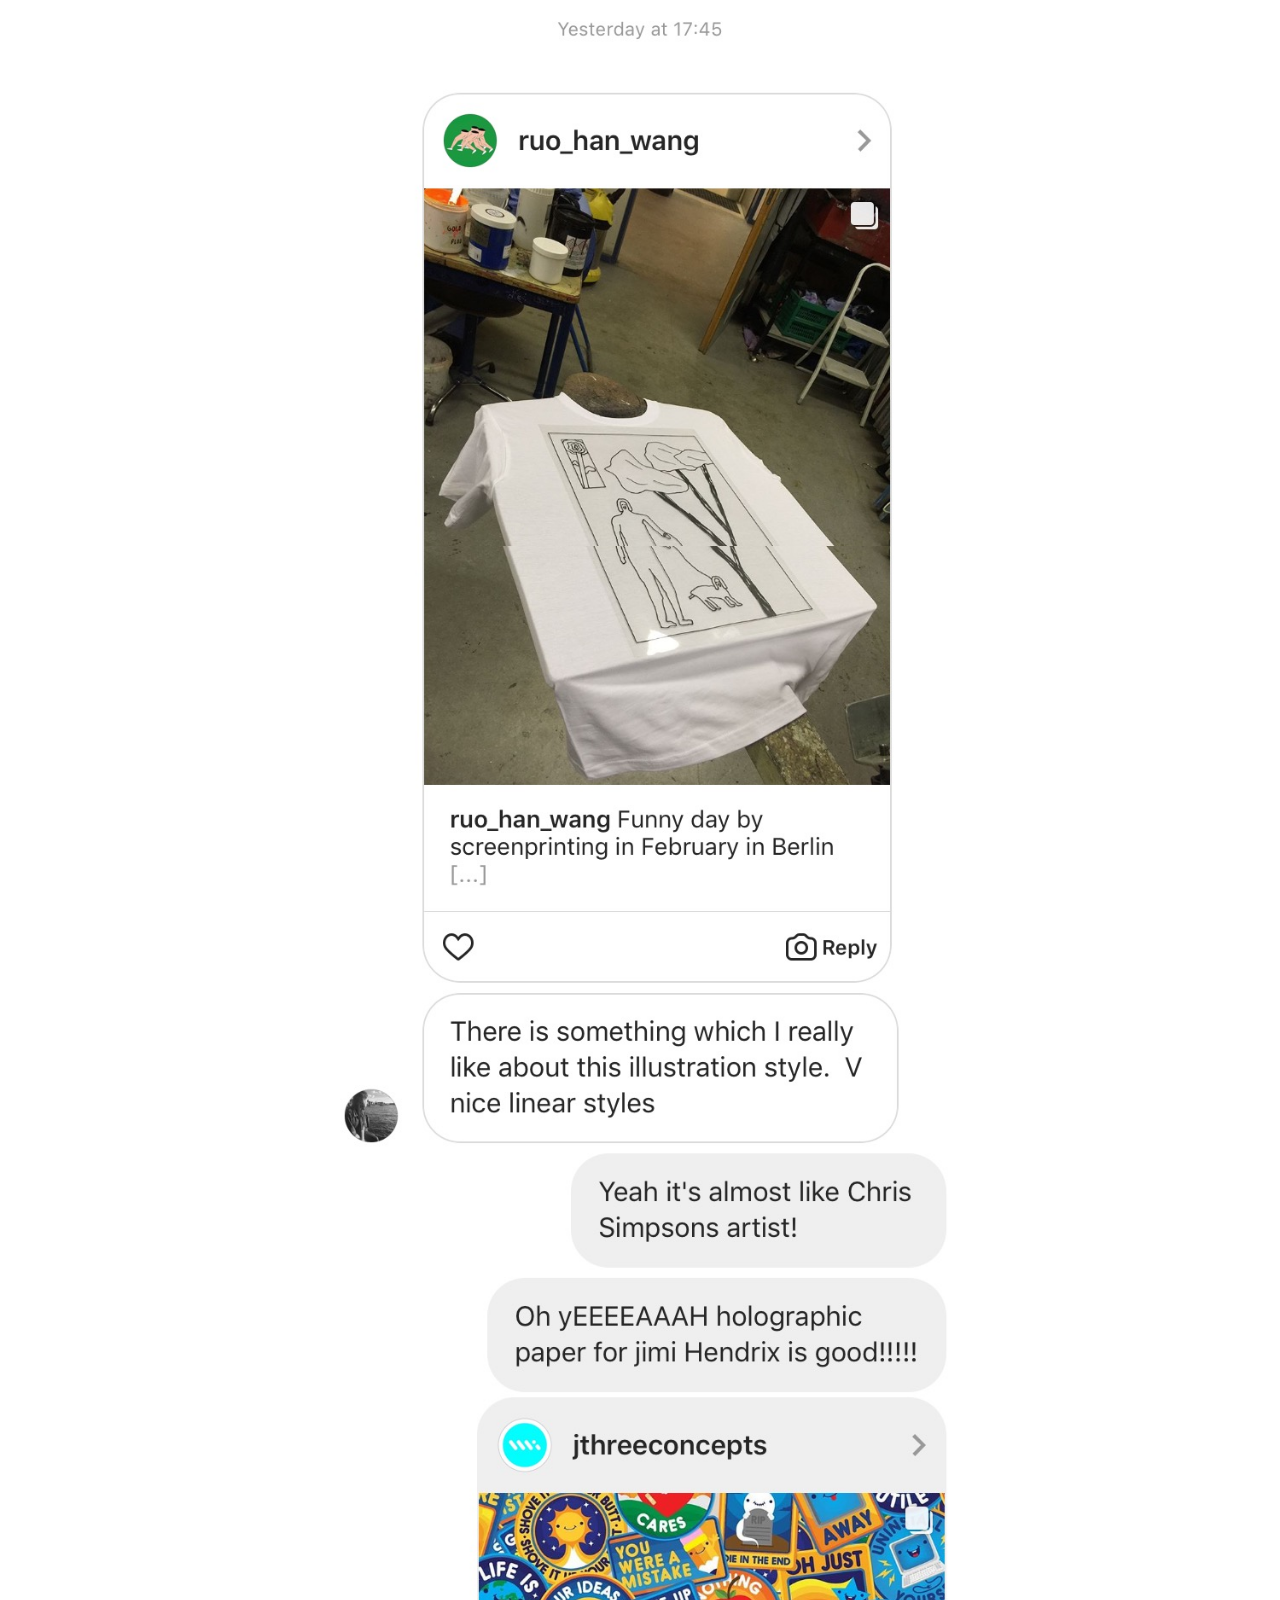
<file: V1/research.html>
<!DOCTYPE html>
<html>
  <head>
    <meta charset="utf-8">
    <title>IG Research</title>
    <link rel="stylesheet" href="resstyle.css">
    <link href="https://fonts.googleapis.com/css?family=Arimo" rel="stylesheet">
  </head>
  <body>

    <div class="visualres">

      <div class="visualresheader">
        VISUAL RESEARCH
      </div>

      <img src="images/IG Visual Research/FullSizeRender 9.jpg" alt="1" style="padding-top:14%;">
      <img src="images/IG Visual Research/FullSizeRender 10.jpg" alt="2">
      <img src="images/IG Visual Research/FullSizeRender 18.jpg" alt="3">
      <img src="images/IG Visual Research/FullSizeRender 4.jpg" alt="4">
      <img src="images/IG Visual Research/FullSizeRender 15.jpg" alt="5">
      <img src="images/IG Visual Research/FullSizeRender 3.jpg" alt="6">
      <img src="images/IG Visual Research/FullSizeRender 22.jpg" alt="7">
      <img src="images/IG Visual Research/FullSizeRender 13.jpg" alt="8">
      <img src="images/IG Visual Research/FullSizeRender 14.jpg" alt="9">
      <img src="images/IG Visual Research/FullSizeRender 2.jpg" alt="10">
      <img src="images/IG Visual Research/FullSizeRender.jpg" alt="11">
      <img src="images/IG Visual Research/FullSizeRender 6.jpg" alt="1">
      <img src="images/IG Visual Research/FullSizeRender 19.jpg" alt="13">
      <img src="images/IG Visual Research/FullSizeRender 11.jpg" alt="14">
      <img src="images/IG Visual Research/FullSizeRender 16.jpg" alt="15">
      <img src="images/IG Visual Research/FullSizeRender 8.jpg" alt="16">
      <img src="images/IG Visual Research/FullSizeRender 20.jpg" alt="17">
      <img src="images/IG Visual Research/FullSizeRender 12.jpg" alt="18">
      <img src="images/IG Visual Research/FullSizeRender 21.jpg" alt="19">
      <img src="images/IG Visual Research/FullSizeRender 5.jpg" alt="20">
      <img src="images/IG Visual Research/FullSizeRender 17.jpg" alt="21">
      <img src="images/IG Visual Research/FullSizeRender 7.jpg" alt="22">
    </div>

    <div class="Albumres">

      <div class="Albumresheader">
        Album Research
      </div>

      <img src="images/IG Visual Research/FullSizeRender 9.jpg" alt="1" style="padding-top:14%;">
      <img src="images/IG Visual Research/FullSizeRender 10.jpg" alt="2">
      <img src="images/IG Visual Research/FullSizeRender 18.jpg" alt="3">
      <img src="images/IG Visual Research/FullSizeRender 4.jpg" alt="4">
      <img src="images/IG Visual Research/FullSizeRender 15.jpg" alt="5">
      <img src="images/IG Visual Research/FullSizeRender 3.jpg" alt="6">
      <img src="images/IG Visual Research/FullSizeRender 22.jpg" alt="7">
      <img src="images/IG Visual Research/FullSizeRender 13.jpg" alt="8">
      <img src="images/IG Visual Research/FullSizeRender 14.jpg" alt="9">
      <img src="images/IG Visual Research/FullSizeRender 2.jpg" alt="10">
      <img src="images/IG Visual Research/FullSizeRender.jpg" alt="11">
      <img src="images/IG Visual Research/FullSizeRender 6.jpg" alt="1">
      <img src="images/IG Visual Research/FullSizeRender 19.jpg" alt="13">
      <img src="images/IG Visual Research/FullSizeRender 11.jpg" alt="14">
      <img src="images/IG Visual Research/FullSizeRender 16.jpg" alt="15">
      <img src="images/IG Visual Research/FullSizeRender 8.jpg" alt="16">
      <img src="images/IG Visual Research/FullSizeRender 20.jpg" alt="17">
      <img src="images/IG Visual Research/FullSizeRender 12.jpg" alt="18">
      <img src="images/IG Visual Research/FullSizeRender 21.jpg" alt="19">
      <img src="images/IG Visual Research/FullSizeRender 5.jpg" alt="20">
      <img src="images/IG Visual Research/FullSizeRender 17.jpg" alt="21">
      <img src="images/IG Visual Research/FullSizeRender 7.jpg" alt="22">
    </div>

  </body>
</html>
</file>
<file: style.css>
* {
  box-sizing: border-box;
}

body{
  padding: 0px;
  margin: 0px;
  background-color: white;
}

.world{
    width: 100%;
    padding: 0px;
    margin: 0px;
  }

  .world.perspective {
    perspective: 50em;
    perspective-origin: center;
  }

  .recordbox{
    position: fixed;
    width: 100%;
    margin-left: 32.5%;
    margin-top: 30%;
    background-color: white;
    border: 10px solid rgb(0,0,0);
    z-index: 100;
  }


  .boxback{
    position: fixed;
    width: 37.4%;
    margin-left: 31.3%;
    margin-top: 20%;
    z-index: -10;
  }

.sleeve1, .sleeve2, .sleeve3{
  position: fixed;
  width: 30%;
  margin-left: 35%;
  font-family: 'Montserrat', sans-serif;
}

  .sleeve1 {
  margin-top: 25%;
  height: 3em;
  background-color: white;
  border: 20px solid rgb(161,50,194);
  z-index: 5;
  box-shadow: -5px -5px 0px rgb(0, 0, 0);
}

      .research {
        margin-top: 0px;
        font-size: 4em;

      }

  .sleeve2 {
  margin-top: 20%;
  height: 3em;
  background: white;
  border: 20px solid rgb(37,211,102);
  /*z-index: 4;*/
  box-shadow: -5px -5px 0px rgb(0, 0, 0);
  }

  .sleeve3 {
  margin-top: 15%;
  height: 3em;
  padding-bottom: 35%;
  background: white;
  border: 20px solid rgba(0,0,0,.5);
  z-index: 3;
  box-shadow: -5px -5px 0px rgb(0, 0, 0);
  }

  .world.perspective .sleeve1, .sleeve2, .sleeve3, .recordbox {
    transform: rotateX(-10deg);
  }

  @media (min-width: 1025px){

      .sleeve1:hover{
      margin-top: 2.5%;
      box-shadow: -5px 5px 0px rgb(0, 0, 0);
      transition: 0.3s;
      z-index: 8;
      }

      .sleeve2:hover{
      margin-top: 2.5%;
      box-shadow: -5px 5px 0px rgb(0, 0, 0);
      transition: 0.3s;
      z-index: 6;
      }

      .sleeve3:hover{
      margin-top: 2.5%;
      box-shadow: -5px 5px 0px rgb(0, 0, 0);
      transition: 0.3s;
      z-index: 7;
      }
}

/*////////mobiles////////*/
  @media (max-width: 800px){

    .recordbox{
      width: 100%;
      margin-left: 0%;
      margin-top:90%;
      padding-bottom: 80%;
      z-index: 10;
      /*border: none;*/
    }

    .warningmob{
      visibility: hidden;
    }
    
      .info{
        position: fixed;
        width: 75%;
        margin-top: 100%;
        margin-left: 12.5%;
        font-size: 3vw;
        font-family: 'Montserrat', sans-serif;
        text-align: justify;
        text-justify: inter-word;
        z-index: 10;
      }

    .boxback{
      width: 100%;
      margin-left: 0%;
      margin-top: 56.5%;
    }

      .sleeve1, .sleeve2, .sleeve3{
        position: fixed;
        width: 80%;
        margin-left: 10%;
        padding-bottom: 30%;
      }

      .sleeve1{
        margin-top: 65%;
        z-index: 5;

      }

      .research {
        /*margin-top: -10px;*/
        margin-right: 5px;
        line-height: 1.17em;
        font-weight: bold;
        font-size: 2em;
        color: rgb(161,50,194);
        text-align: right;
      }

      .sleeve2{
        margin-top: 50%;
        z-index: 4;
      }

      .development {
        /*margin-top: -10px;*/
        margin-right: 5px;
        line-height: 1.17em;
        font-weight: bold;
        font-size: 2em;
        color: rgb(37,211,102);
        text-align: right;
      }

        /*.longtitle {
          font-size: 0.7em;
        }*/

      .sleeve3{
        margin-top: 35%;
        z-index: 3;
      }

      .solutions {
        /*margin-top: -10px;*/
        margin-right: 5px;
        line-height: 1.17em;
        font-weight: bold;
        font-size: 2em;
        color: rgba(0, 0, 0, 0.5);
        text-align: right;
      }

      .world.perspective .recordbox {
        transform: rotateX(0deg);
      }




    }

    @media (min-width: 801px) and (max-width: 3000px){

      .recordbox{
        width: 100%;
        margin-left: 0%;
        margin-top:50%;
        padding-bottom: 80%;
        background-color: white;
        z-index: 10;
        /*border: none;*/
      }


        .info{
          position: absolute;
          width: 75%;
          margin-top: 10%;
          margin-left: 12.5%;
          font-size: 3vw;
          font-family: 'Montserrat', sans-serif;
          text-align: justify;
          text-justify: inter-word;
          z-index: 21;
        }



      .boxback{
        width: 100%;
        margin-left: 0%;
        margin-top: 16.5%;
      }

        .sleeve1, .sleeve2, .sleeve3{
          width: 80%;
          margin-left: 10%;
          padding-bottom: 30%;
        }

        .sleeve1{
          position: absolute;
          margin-top: 20%;
          padding-bottom: 50%;
          z-index: 9;

        }

        .research {
          /*margin-top: -10px;*/
          margin-right: 5px;
          line-height: 1.17em;
          font-weight: bold;
          font-size: 2em;
          color: rgb(161,50,194);
          text-align: right;
        }

        .sleeve2{
          position: absolute;
          margin-top: 10%;
          padding-bottom: 50%;
          z-index: 4;
        }

        .development {
          /*margin-top: -10px;*/
          margin-right: 5px;
          line-height: 1.17em;
          font-weight: bold;
          font-size: 2em;
          color: rgb(37,211,102);
          text-align: right;
        }

          /*.longtitle {
            font-size: 0.7em;
          }*/

        .sleeve3{
          position: absolute;
          margin-top: 35%;
          z-index: 3;
        }

        .solutions {
          /*margin-top: -10px;*/
          margin-right: 5px;
          line-height: 1.17em;
          font-weight: bold;
          font-size: 2em;
          color: rgba(0, 0, 0, 0.5);
          text-align: right;
        }

        .world.perspective .recordbox {
          transform: rotateX(0deg);
        }




      }
</file>
<file: V1/style.css>
* {
  box-sizing: border-box;
}

body{
  padding: 0px;
  margin: 0px;
  background-color: white;
}

.world{
    width: 100%;
    padding: 0px;
    margin: 0px;
  }

  .world.perspective {
    perspective: 50em;
    perspective-origin: center;
  }

  .recordbox{
    position: fixed;
    width: 35%;
    margin-left: 32.5%;
    margin-top: 30%;
    padding-bottom: 40%;
    background-color: white;
    border: 10px solid rgb(0,0,0);
    z-index: 15;
  }

  .boxback{
    width: 37.4%;
    margin-left: 31.3%;
    margin-top: 20%;
  }

.sleeve1, .sleeve2, .sleeve3{
  position: absolute;
  width: 30%;
  margin-left: 35%;
  /*padding-top: 14%;
  padding-bottom: 14%;*/
  font-family: 'Montserrat', sans-serif;
}

  .sleeve1 {
  margin-top: 25%;
  height: 3em;
  background-color: white;
  border: 20px solid rgb(161,50,194);
  z-index: 5;
  box-shadow: -5px -5px 0px rgb(0, 0, 0);
}

      .research {
        margin-top: 0px;
        font-size: 4em;

      }

  .sleeve2 {
  margin-top: 20%;
  height: 3em;
  background: white;
  border: 20px solid rgb(37,211,102);
  z-index: 4;
  box-shadow: -5px -5px 0px rgb(0, 0, 0);
  }

  .sleeve3 {
  margin-top: 15%;
  height: 3em;
  background: white;
  border: 20px solid rgba(0,0,0,.5);
  z-index: 3;
  box-shadow: -5px -5px 0px rgb(0, 0, 0);
  }

  .world.perspective .sleeve1, .sleeve2, .sleeve3, .recordbox {
    transform: rotateX(-10deg);
  }

  @media (min-width: 1025px){

      .sleeve1:hover{
      margin-top: 2.5%;
      box-shadow: -5px 5px 0px rgb(0, 0, 0);
      transition: 0.3s;
      }

      .sleeve2:hover{
      margin-top: 2.5%;
      box-shadow: -5px 5px 0px rgb(0, 0, 0);
      transition: 0.3s;
      z-index: 6;
      }

      .sleeve3:hover{
      margin-top: 2.5%;
      box-shadow: -5px 5px 0px rgb(0, 0, 0);
      transition: 0.3s;
      z-index: 7;
      }
}


/*///////tablets///////*/

/*@media (min-width: 601px) and (max-width: 1024px){

  .recordbox{
    width: 60%;
    margin-left: 20%;
    margin-top: 52.5%;
  }

  .boxback{
    width: 62.2%;
    margin-left: 18.8%;
    margin-top: 35%;
  }

  .sleeve1, .sleeve2, .sleeve3{
    position: absolute;
    width: 50%;
    margin-left: 25%;
    padding-top: 25%;
    padding-bottom: 25%;
  }

  .sleeve1{
    margin-top: 40%;
  }

  .sleeve2{
    margin-top: 30%;
  }

  .sleeve3{
    margin-top: 20%;
  }


}*/

/*////////mobiles////////*/
  @media (max-width: 800px){

    .recordbox{
      width: 100%;
      margin-left: 0%;
      margin-top:90%;
      padding-bottom: 80%;
      /*border: none;*/
    }

    .boxback{
      width: 100%;
      margin-left: 0%;
      margin-top: 56.5%;
    }

      .sleeve1, .sleeve2, .sleeve3{
        position: absolute;
        width: 80%;
        margin-left: 10%;
        padding-bottom: 70%;
      }

      .sleeve1{
        margin-top: 65%;
      }

      .research {
        /*margin-top: -10px;*/
        margin-right: 5px;
        line-height: 1.17em;
        font-weight: bold;
        font-size: 2em;
        color: rgb(161,50,194);
        text-align: right;
      }

      .sleeve2{
        margin-top: 50%;
      }

      .development {
        /*margin-top: -10px;*/
        margin-right: 5px;
        line-height: 1.17em;
        font-weight: bold;
        font-size: 2em;
        color: rgb(37,211,102);
        text-align: right;
      }

        /*.longtitle {
          font-size: 0.7em;
        }*/

      .sleeve3{
        margin-top: 35%;
      }

      .solutions {
        /*margin-top: -10px;*/
        margin-right: 5px;
        line-height: 1.17em;
        font-weight: bold;
        font-size: 2em;
        color: rgba(0, 0, 0, 0.5);
        text-align: right;
      }

      .world.perspective .recordbox {
        transform: rotateX(0deg);
      }




    }
</file>
<file: resstyle.css>
* {
  box-sizing: border-box;
}



body{
  width: 100%;
  margin: 0px;
  padding: 0px;
  background-color: white;
}

img{
  float: left;
  width:100%;
  margin: 0px;
}

.backbutton{
  position: fixed;
  margin-left: 2%;
  margin-top: 2%;
  width: 10%;
  color: #dcdcdc;
  font-size: 10vw;
  /*line-height: 10vw;*/
  padding-bottom: 3%;
  text-align: center;
  letter-spacing: 2vw;
  background-color: white;
  border-radius: 10%;
  border-color: #dcdcdc;
  box-shadow: 2px 2px 1px;
  z-index: 5;
}

.previousheader{
  position: relative;
  float: left;
  /*width: 50%;*/
  width: 100%;
  padding-top: 2.5%;
  padding-bottom: 2.5%;

  font-family: futura-pt-bold, sans-serif;
  font-style: normal;
  font-weight: 700;
  font-family: 'Arimo', sans-serif;
  text-align: center;
  /*font-size: 2.5vw;*/
  font-size: 4vw;
  letter-spacing: 0.2vh;
  color: #262626;

  background-color: white;
  border-bottom-style: solid;
  border-bottom-width: thin;
  border-bottom-color: #dcdcdc;
}

.previous{
  float: left;
  /*position: absolute;*/
  width: 100%;
  /*margin-left: 25%;*/
  margin-left: 0%;
  background-color: white;
}

.visualresheader{
  position: relative;
  float: left;
  /*width: 50%;*/
  width: 100%;
  padding-top: 2.5%;
  padding-bottom: 2.5%;

  font-family: futura-pt-bold, sans-serif;
  font-style: normal;
  font-weight: 700;
  font-family: 'Arimo', sans-serif;
  text-align: center;
  /*font-size: 2.5vw;*/
  font-size: 4vw;
  letter-spacing: 0.2vh;
  color: #262626;

  background-color: white;
  border-bottom-style: solid;
  border-bottom-width: thin;
  border-bottom-color: #dcdcdc;
}

.visualres{
  float: left;
  /*position: absolute;*/
  width: 100%;
  /*margin-left: 25%;*/
  margin-left: 0%;
  background-color: white;
}

.Albumresheader{
  position: relative;
  float: left;
  /*width: 50%;*/
  width: 100%;
  padding-top: 2.5%;
  padding-bottom: 2.5%;

  font-family: futura-pt-bold, sans-serif;
  font-style: normal;
  font-weight: 700;
  font-family: 'Arimo', sans-serif;
  text-align: center;
  /*font-size: 2.5vw;*/
  font-size: 4vw;
  letter-spacing: 0.2vh;
  color: #262626;

  /*background-color: #efefef;*/
  background-color: white;
  border-bottom-style: solid;
  border-bottom-width: thin;
  border-bottom-color: #dcdcdc;
}

.Albumres{
  float: left;
  /*position: absolute;*/
  width: 100%;
  /*margin-left: 25%;*/
  margin-left: 0%;
  background-color: white;
}

/*@media (max-width: 400px ){
  img{
    float: left;
    width:100%;
    margin: 0px;
  }

    .visualres{
      width:100%;
      margin-left: 0%;
        }

    .visualresheader{
      width: 100%;
      font-size: 4vw;
        }

        .Albumres{
          width:100%;
          margin-left: 0%;
            }

        .Albumresheader{
          width: 100%;
          font-size: 4vw;
        }

}*/
</file>
<file: V1/resstyle.css>
body{
  width: 100%;
  margin: 0px;
  padding: 0px;
  background-color: white;
}

img{
  float: left;
  width:100%;
  margin: 0px;
}

.visualresheader{
  position: fixed;
  width: 50%;
  padding-top: 2.5%;
  padding-bottom: 2.5%;

  font-family: futura-pt-bold, sans-serif;
  font-style: normal;
  font-weight: 700;
  font-family: 'Arimo', sans-serif;
  text-align: center;
  font-size: 2.5vw;
  letter-spacing: 0.2vh;
  color: #262626;

  /*background-color: #efefef;*/
  background-color: white;
  border-bottom-style: solid;
  border-bottom-width: thin;
  border-bottom-color: #dcdcdc;
}

.visualres{
  float: left;
  /*position: absolute;*/
  width: 50%;
  margin-left: 25%;
  background-color: white;
}

.Albumresheader{
  position: fixed;
  width: 50%;
  padding-top: 2.5%;
  padding-bottom: 2.5%;

  font-family: futura-pt-bold, sans-serif;
  font-style: normal;
  font-weight: 700;
  font-family: 'Arimo', sans-serif;
  text-align: center;
  font-size: 2.5vw;
  letter-spacing: 0.2vh;
  color: #262626;

  /*background-color: #efefef;*/
  background-color: white;
  border-bottom-style: solid;
  border-bottom-width: thin;
  border-bottom-color: #dcdcdc;
}

.Albumres{
  float: left;
  /*position: absolute;*/
  width: 50%;
  margin-left: 25%;
  background-color: white;
}




@media (max-width: 800px ) {
    .visualres{
      width:100%;
      margin-left: 0%;
        }

    .visualresheader{
      width: 100%;
      font-size: 4vw;
        }

        .Albumres{
          width:100%;
          margin-left: 0%;
            }

        .Albumresheader{
          width: 100%;
          font-size: 4vw;
            }




}
</file>
